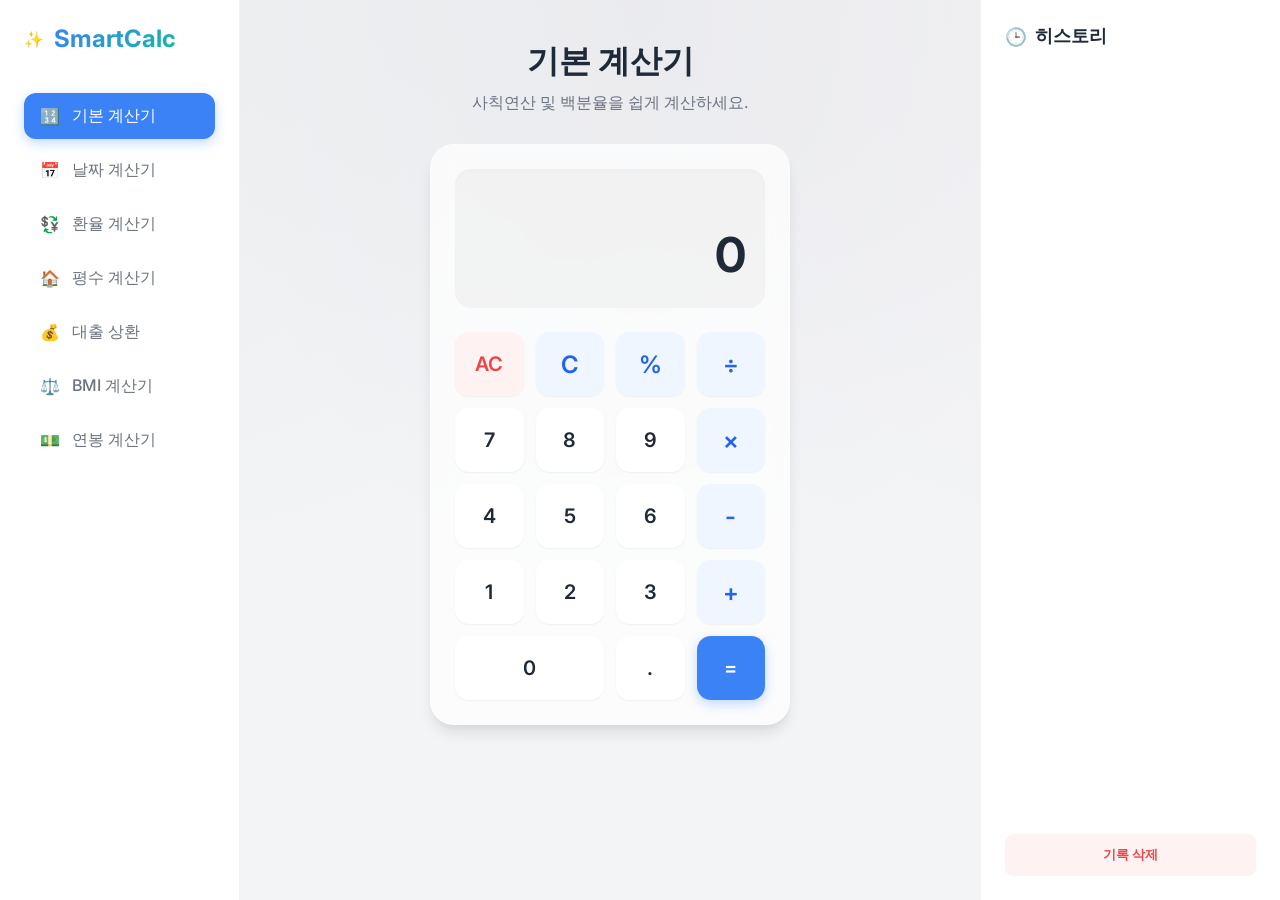
<file: index.html>
<!DOCTYPE html>
<html lang="ko">
<head>
  <meta charset="UTF-8">
  <meta name="viewport" content="width=device-width, initial-scale=1.0">
  <title>SmartCalc - 다기능 스마트 계산기</title>
  <link rel="stylesheet" href="style.css">
  <!-- Google Fonts -->
  <link href="https://fonts.googleapis.com/css2?family=Inter:wght@400;500;600;700&family=Pretendard:wght@400;500;600;700&display=swap" rel="stylesheet">
</head>
<body>
  <div class="app-container">
    <!-- 사이드바 / 네비게이션 -->
    <nav class="sidebar">
      <div class="logo">
        <span class="icon">✨</span>
        <h1>SmartCalc</h1>
      </div>
      <ul class="nav-links">
        <li class="active" data-target="calc-basic"><span class="icon">🔢</span> 기본 계산기</li>
        <li data-target="calc-date"><span class="icon">📅</span> 날짜 계산기</li>
        <li data-target="calc-exchange"><span class="icon">💱</span> 환율 계산기</li>
        <li data-target="calc-area"><span class="icon">🏠</span> 평수 계산기</li>
        <li data-target="calc-loan"><span class="icon">💰</span> 대출 상환</li>
        <li data-target="calc-bmi"><span class="icon">⚖️</span> BMI 계산기</li>
        <li data-target="calc-salary"><span class="icon">💵</span> 연봉 계산기</li>
      </ul>
    </nav>

    <!-- 메인 컨텐츠 영역 -->
    <main class="main-content">
      <!-- 1. 기본 계산기 -->
      <section id="calc-basic" class="calc-section active">
        <header>
          <h2>기본 계산기</h2>
          <p>사칙연산 및 백분율을 쉽게 계산하세요.</p>
        </header>
        <div class="calc-card glassmorphism">
          <div class="display">
            <div class="history-display" id="basic-history-display"></div>
            <div class="main-display" id="basic-display">0</div>
          </div>
          <div class="keypad">
            <button class="btn clear" onclick="basicCalc.clearAll()">AC</button>
            <button class="btn operator" onclick="basicCalc.deleteLast()">C</button>
            <button class="btn operator" onclick="basicCalc.appendOperator('%')">%</button>
            <button class="btn operator" onclick="basicCalc.appendOperator('/')">÷</button>

            <button class="btn number" onclick="basicCalc.appendNumber('7')">7</button>
            <button class="btn number" onclick="basicCalc.appendNumber('8')">8</button>
            <button class="btn number" onclick="basicCalc.appendNumber('9')">9</button>
            <button class="btn operator" onclick="basicCalc.appendOperator('*')">×</button>

            <button class="btn number" onclick="basicCalc.appendNumber('4')">4</button>
            <button class="btn number" onclick="basicCalc.appendNumber('5')">5</button>
            <button class="btn number" onclick="basicCalc.appendNumber('6')">6</button>
            <button class="btn operator" onclick="basicCalc.appendOperator('-')">-</button>

            <button class="btn number" onclick="basicCalc.appendNumber('1')">1</button>
            <button class="btn number" onclick="basicCalc.appendNumber('2')">2</button>
            <button class="btn number" onclick="basicCalc.appendNumber('3')">3</button>
            <button class="btn operator" onclick="basicCalc.appendOperator('+')">+</button>

            <button class="btn number span-2" onclick="basicCalc.appendNumber('0')">0</button>
            <button class="btn number" onclick="basicCalc.appendNumber('.')">.</button>
            <button class="btn equal primary" onclick="basicCalc.calculate()">=</button>
          </div>
        </div>
      </section>

      <!-- 2. 날짜 계산기 -->
      <section id="calc-date" class="calc-section">
        <header>
          <h2>날짜 계산기</h2>
          <p>D-day 및 기념일을 관리하세요.</p>
        </header>
        <div class="calc-card glassmorphism form-card">
          <div class="tabs">
            <button class="tab-btn active" onclick="dateCalc.switchTab('dday')">D-day 계산</button>
            <button class="tab-btn" onclick="dateCalc.switchTab('diff')">날짜 차이</button>
          </div>
          
          <div id="date-dday-tab" class="tab-content active">
            <div class="input-group">
              <label>기준일</label>
              <input type="date" id="date-base" onchange="dateCalc.calcDday()">
            </div>
            <div class="input-group">
              <label>계산할 일수 (+/-)</label>
              <input type="number" id="date-days" placeholder="예: 100" oninput="dateCalc.calcDday()">
            </div>
            <div class="result-box mt-4" id="date-dday-result" style="display: none;">
              <div class="result-title">계산된 날짜</div>
              <div class="result-value" id="date-dday-value" style="font-size: 1.8rem;">-</div>
            </div>
          </div>
          
          <div id="date-diff-tab" class="tab-content" style="display: none;">
            <div class="input-group">
              <label>시작일</label>
              <input type="date" id="date-start" onchange="dateCalc.calcDiff()">
            </div>
            <div class="input-group">
              <label>종료일</label>
              <input type="date" id="date-end" onchange="dateCalc.calcDiff()">
            </div>
            <div class="result-box mt-4" id="date-diff-result" style="display: none;">
              <div class="result-title">두 날짜의 차이</div>
              <div class="result-value" id="date-diff-value">-</div>
            </div>
          </div>
        </div>
      </section>

      <!-- 3. 환율 계산기 -->
      <section id="calc-exchange" class="calc-section">
        <header>
          <h2>환율 계산기</h2>
          <p>실시간 환율 변환 정보를 제공합니다.</p>
        </header>
        <div class="calc-card glassmorphism form-card">
          <div class="quick-btns mb-4">
            <button class="btn-quick" onclick="exchangeCalc.setFrom('KRW')">🇰🇷 한국 원</button>
            <button class="btn-quick" onclick="exchangeCalc.setFrom('USD')">🇺🇸 미국 달러</button>
            <button class="btn-quick" onclick="exchangeCalc.setFrom('JPY')">🇯🇵 일본 엔</button>
            <button class="btn-quick" onclick="exchangeCalc.setFrom('EUR')">🇪🇺 유로</button>
          </div>
          <div class="input-group">
            <label>금액 및 통화 (From)</label>
            <div style="display: flex; gap: 8px;">
              <input type="number" id="exchange-amount" placeholder="금액 입력" value="1000" oninput="exchangeCalc.calculate()">
              <select id="exchange-from" onchange="exchangeCalc.calculate()" style="width: 100px; padding: 16px; border-radius: 12px; border: 1px solid #E5E7EB;">
                <option value="KRW">KRW</option>
                <option value="USD">USD</option>
                <option value="JPY">JPY</option>
                <option value="EUR">EUR</option>
                <option value="CNY">CNY</option>
              </select>
            </div>
          </div>
          <div class="icon-swap">⬇</div>
          <div class="input-group">
            <label>변환된 통화 (To)</label>
            <div style="display: flex; gap: 8px;">
              <input type="text" id="exchange-result" placeholder="결과" readonly style="background: var(--btn-operator-bg); font-weight: bold; color: var(--primary);">
              <select id="exchange-to" onchange="exchangeCalc.calculate()" style="width: 100px; padding: 16px; border-radius: 12px; border: 1px solid #E5E7EB;">
                <option value="USD" selected>USD</option>
                <option value="KRW">KRW</option>
                <option value="JPY">JPY</option>
                <option value="EUR">EUR</option>
                <option value="CNY">CNY</option>
              </select>
            </div>
          </div>
          <div id="exchange-info" style="font-size: 0.85rem; color: var(--text-muted); text-align: center; margin-top: 12px;">환율 정보를 불러오는 중...</div>
        </div>
      </section>

      <!-- 4. 부동산 평수 계산기 -->
      <section id="calc-area" class="calc-section">
        <header>
          <h2>부동산 평수 계산기</h2>
          <p>제곱미터(㎡)와 평(坪)을 상호 변환합니다.</p>
        </header>
        <div class="calc-card glassmorphism form-card">
          <div class="quick-btns mb-4">
            <button class="btn-quick" onclick="areaCalc.setArea(59)">🏠 59㎡ (18평)</button>
            <button class="btn-quick" onclick="areaCalc.setArea(84)">🏢 84㎡ (25평)</button>
            <button class="btn-quick" onclick="areaCalc.setArea(114)">🏰 114㎡ (34평)</button>
          </div>
          <div class="input-group">
            <label>제곱미터 (㎡)</label>
            <input type="number" id="area-sqm" placeholder="0" oninput="areaCalc.convertToPyeong()">
          </div>
          <div class="icon-swap">↔</div>
          <div class="input-group">
            <label>평 (坪)</label>
            <input type="number" id="area-pyeong" placeholder="0" oninput="areaCalc.convertToSqm()">
          </div>
          <button class="btn primary w-100 mt-4" onclick="areaCalc.clear()">초기화</button>
        </div>
      </section>

      <!-- 5. 이자 및 대출 상환 계산기 -->
      <section id="calc-loan" class="calc-section">
        <header>
          <h2>이자 및 대출 상환 계산기</h2>
          <p>원리금/원금 균등 상환액을 확인하세요.</p>
        </header>
        <div class="calc-card glassmorphism form-card">
          <div class="input-group">
            <label>대출 금액 (원)</label>
            <input type="number" id="loan-amount" placeholder="예: 100000000">
          </div>
          <div style="display: flex; gap: 12px;">
            <div class="input-group" style="flex: 1;">
              <label>연 이자율 (%)</label>
              <input type="number" id="loan-rate" placeholder="예: 4.5" step="0.1">
            </div>
            <div class="input-group" style="flex: 1;">
              <label>대출 기간 (개월)</label>
              <input type="number" id="loan-months" placeholder="예: 120">
            </div>
          </div>
          <div class="input-group">
            <label>상환 방식</label>
            <select id="loan-type" style="width: 100%; padding: 16px; border-radius: 12px; border: 1px solid #E5E7EB;">
              <option value="equal_pmt">원리금균등상환</option>
              <option value="equal_prn">원금균등상환</option>
              <option value="bullet">만기일시상환</option>
            </select>
          </div>
          <button class="btn primary w-100 mt-4" onclick="loanCalc.calculate()">계산하기</button>
          
          <div class="result-box mt-4" id="loan-result-box" style="display: none;">
            <div class="result-title">1회차 상환예상금액</div>
            <div class="result-value" id="loan-monthly-payment" style="font-size: 2rem;">0원</div>
            <div class="result-desc" id="loan-total-interest" style="font-size: 0.9rem; font-weight: normal; margin-top: 8px;">총 이자: 0원</div>
          </div>
          <div id="loan-table-container" style="display: none; margin-top: 20px; border-radius: 8px; border: 1px solid #E5E7EB; background: white; overflow: hidden;">
            <table class="data-table">
              <thead>
                <tr>
                  <th>회차</th>
                  <th>상환금액</th>
                  <th>납입원금</th>
                  <th>이자</th>
                  <th>잔금</th>
                </tr>
              </thead>
              <tbody id="loan-table-body">
              </tbody>
            </table>
          </div>
        </div>
      </section>

      <!-- 6. BMI 계산기 -->
      <section id="calc-bmi" class="calc-section">
        <header>
          <h2>BMI 계산기</h2>
          <p>신장과 체중을 통해 체질량지수를 계산합니다.</p>
        </header>
        <div class="calc-card glassmorphism form-card">
          <div class="input-group">
            <label>신장 (cm)</label>
            <input type="number" id="bmi-height" placeholder="예: 175">
          </div>
          <div class="input-group">
            <label>체중 (kg)</label>
            <input type="number" id="bmi-weight" placeholder="예: 70">
          </div>
          <button class="btn primary w-100 mt-4" onclick="bmiCalc.calculate()">계산하기</button>
          
          <div class="result-box mt-4" id="bmi-result-box" style="display: none;">
            <div class="result-title">나의 BMI 지수</div>
            <div class="result-value" id="bmi-value">22.9</div>
            <div class="result-desc" id="bmi-status">정상체중</div>
          </div>
        </div>
      </section>

      <!-- 7. 연봉 및 실수령액 계산기 -->
      <section id="calc-salary" class="calc-section">
        <header>
          <h2>연봉 및 실수령액 계산기</h2>
          <p>예상 월 실수령액을 빠르게 확인하세요.</p>
        </header>
        <div class="calc-card glassmorphism form-card">
          <div class="input-group">
            <label>연봉 (원)</label>
            <input type="number" id="salary-amount" placeholder="예: 50000000">
          </div>
          <div class="input-group">
            <label>비과세액 (원/월)</label>
            <input type="number" id="salary-nontax" placeholder="예: 200000" value="200000">
          </div>
          <button class="btn primary w-100 mt-4" onclick="salaryCalc.calculate()">계산하기</button>
          
          <div class="result-box mt-4" id="salary-result-box" style="display: none;">
            <div class="result-title">예상 월 실수령액</div>
            <div class="result-value" id="salary-monthly-net" style="font-size: 2rem;">0원</div>
            <div style="font-size: 0.85rem; color: var(--text-muted); text-align: left; margin-top: 12px; background: rgba(255,255,255,0.5); padding: 12px; border-radius: 8px;">
              <div>국민연금: <span id="salary-pension" style="float: right;">0원</span></div>
              <div>건강보험: <span id="salary-health" style="float: right;">0원</span></div>
              <div>고용보험: <span id="salary-employment" style="float: right;">0원</span></div>
              <div>소득세: <span id="salary-tax" style="float: right;">0원</span></div>
            </div>
          </div>
        </div>
      </section>
      
    </main>
    
    <!-- 우측 패널 (히스토리) -->
    <aside class="history-panel">
      <h3><span class="icon">🕒</span> 히스토리</h3>
      <div id="history-list" class="history-list">
        <!-- 최근 기록들이 동적으로 추가됩니다 -->
      </div>
      <button class="btn-clear-history" onclick="historyManager.clearHistory()">기록 삭제</button>
    </aside>
  </div>
  <script src="app.js"></script>
</body>
</html>
</file>
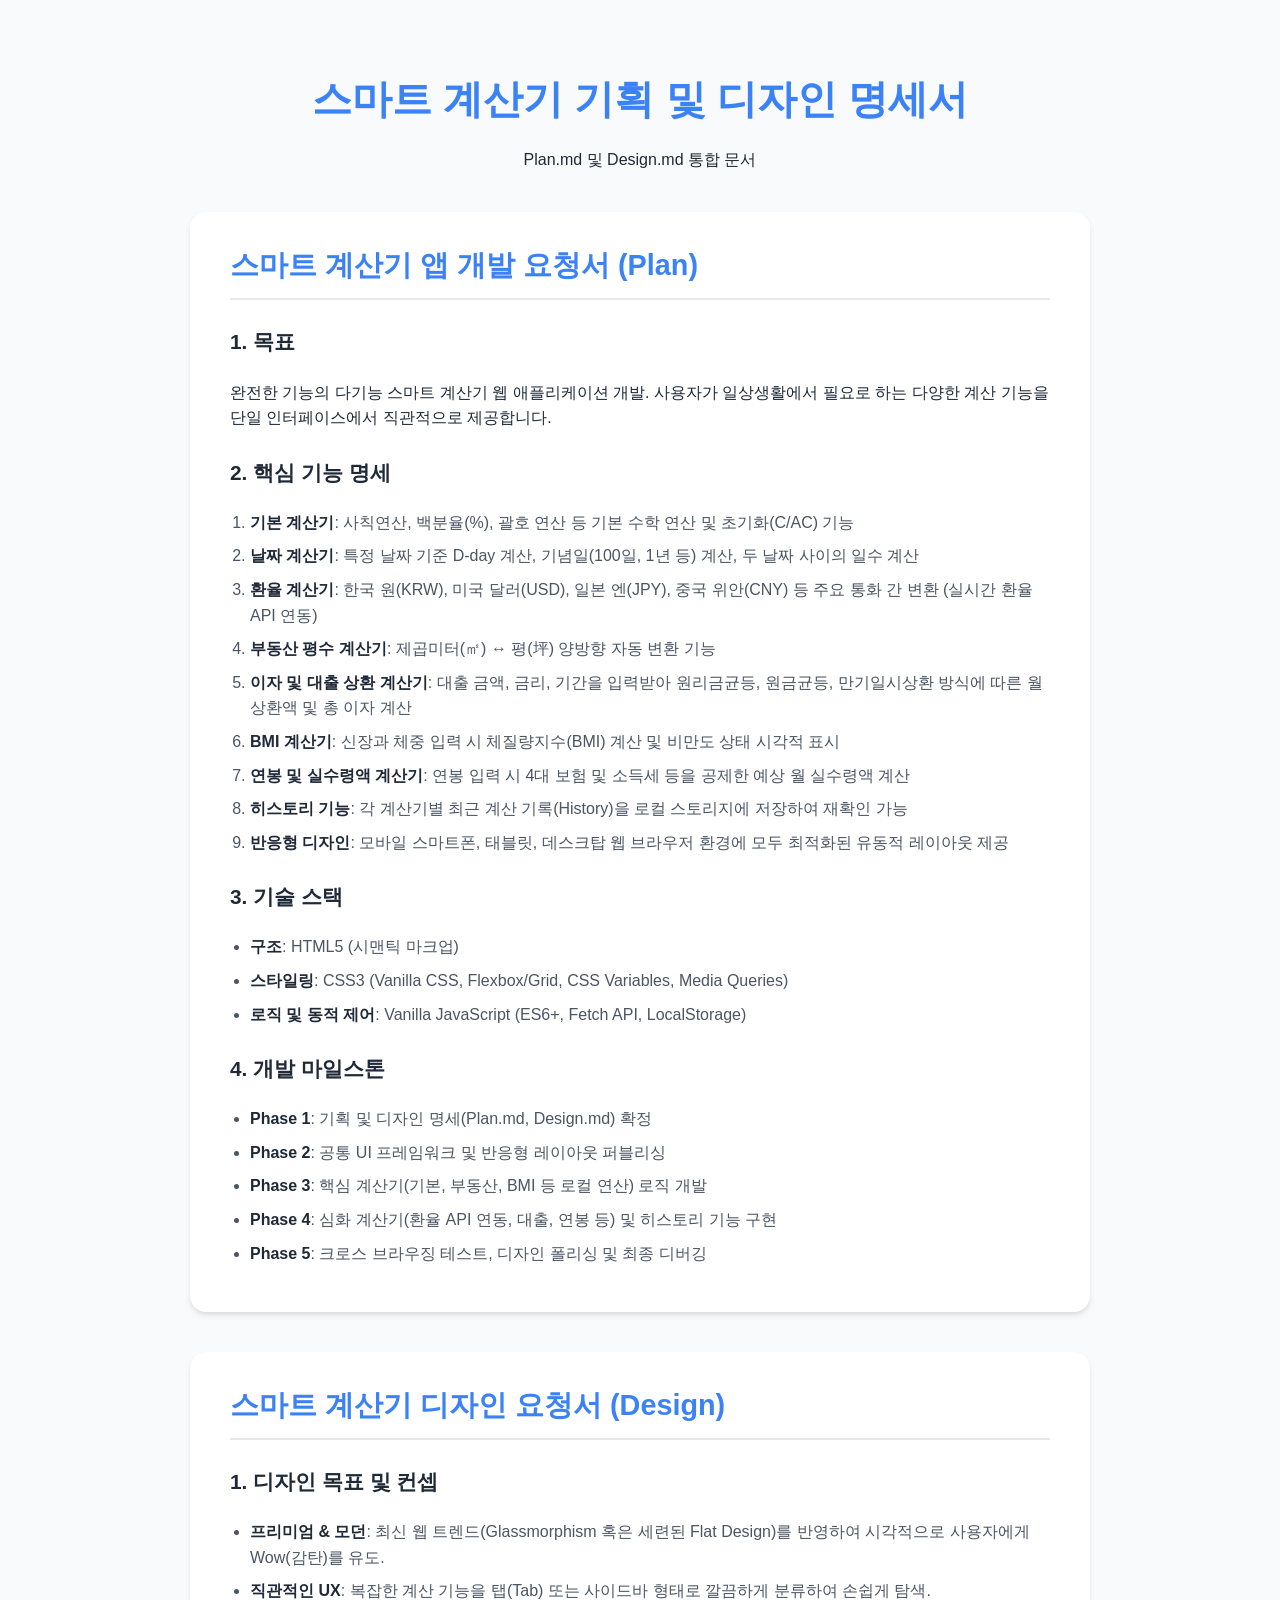
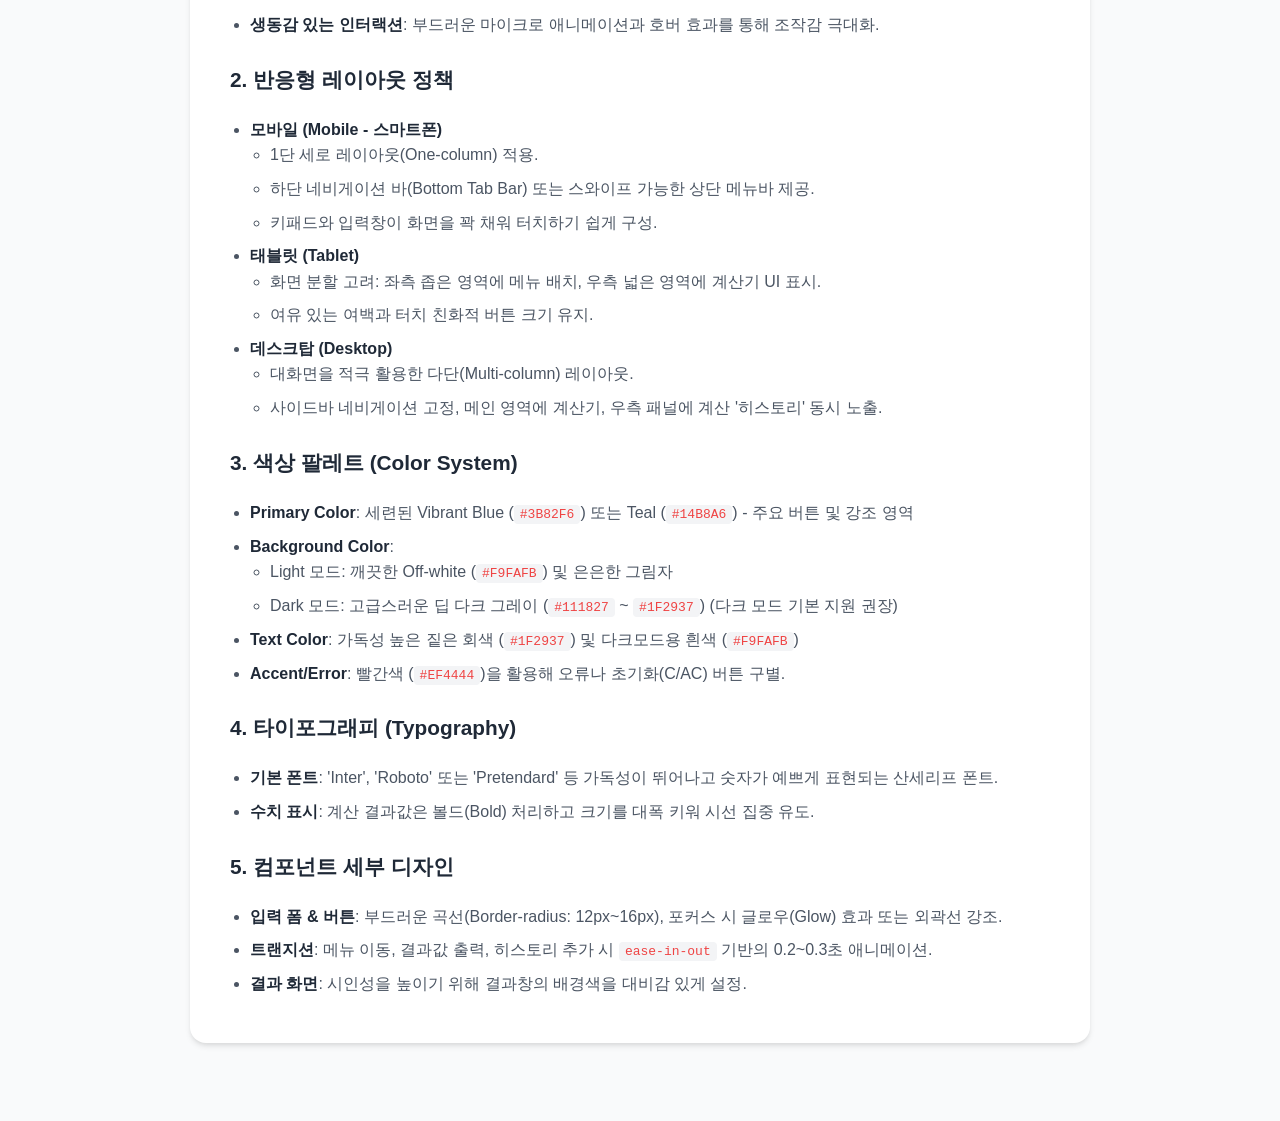
<file: PRD.html>
<!DOCTYPE html>
<html lang="ko">
<head>
  <meta charset="UTF-8">
  <meta name="viewport" content="width=device-width, initial-scale=1.0">
  <title>스마트 계산기 기획 및 디자인 명세서 (PRD)</title>
  <style>
    :root {
      --primary: #3B82F6;
      --bg-color: #F9FAFB;
      --text-main: #1F2937;
      --text-muted: #4B5563;
      --border-color: #E5E7EB;
      --card-bg: #FFFFFF;
    }
    body {
      font-family: 'Pretendard', 'Inter', -apple-system, BlinkMacSystemFont, "Segoe UI", Roboto, sans-serif;
      background-color: var(--bg-color);
      color: var(--text-main);
      line-height: 1.6;
      margin: 0;
      padding: 40px 20px;
    }
    .container {
      max-width: 900px;
      margin: 0 auto;
    }
    header {
      text-align: center;
      margin-bottom: 40px;
    }
    h1 {
      font-size: 2.5rem;
      color: var(--primary);
      margin-bottom: 10px;
    }
    .card {
      background: var(--card-bg);
      border-radius: 16px;
      padding: 30px 40px;
      margin-bottom: 40px;
      box-shadow: 0 4px 6px -1px rgba(0, 0, 0, 0.1), 0 2px 4px -1px rgba(0, 0, 0, 0.06);
    }
    h2 {
      font-size: 1.8rem;
      border-bottom: 2px solid var(--border-color);
      padding-bottom: 10px;
      margin-top: 0;
      color: var(--primary);
    }
    h3 {
      font-size: 1.3rem;
      margin-top: 25px;
      color: var(--text-main);
    }
    ul, ol {
      padding-left: 20px;
      color: var(--text-muted);
    }
    li {
      margin-bottom: 8px;
    }
    li strong {
      color: var(--text-main);
    }
    code {
      background-color: #F3F4F6;
      padding: 2px 6px;
      border-radius: 4px;
      font-family: monospace;
      color: #EF4444;
    }
    @media (max-width: 768px) {
      .card {
        padding: 20px;
      }
      h1 {
        font-size: 2rem;
      }
    }
  </style>
</head>
<body>
  <div class="container">
    <header>
      <h1>스마트 계산기 기획 및 디자인 명세서</h1>
      <p>Plan.md 및 Design.md 통합 문서</p>
    </header>

    <div class="card" id="plan">
      <h2>스마트 계산기 앱 개발 요청서 (Plan)</h2>
      
      <h3>1. 목표</h3>
      <p>완전한 기능의 다기능 스마트 계산기 웹 애플리케이션 개발. 사용자가 일상생활에서 필요로 하는 다양한 계산 기능을 단일 인터페이스에서 직관적으로 제공합니다.</p>

      <h3>2. 핵심 기능 명세</h3>
      <ol>
        <li><strong>기본 계산기</strong>: 사칙연산, 백분율(%), 괄호 연산 등 기본 수학 연산 및 초기화(C/AC) 기능</li>
        <li><strong>날짜 계산기</strong>: 특정 날짜 기준 D-day 계산, 기념일(100일, 1년 등) 계산, 두 날짜 사이의 일수 계산</li>
        <li><strong>환율 계산기</strong>: 한국 원(KRW), 미국 달러(USD), 일본 엔(JPY), 중국 위안(CNY) 등 주요 통화 간 변환 (실시간 환율 API 연동)</li>
        <li><strong>부동산 평수 계산기</strong>: 제곱미터(㎡) ↔ 평(坪) 양방향 자동 변환 기능</li>
        <li><strong>이자 및 대출 상환 계산기</strong>: 대출 금액, 금리, 기간을 입력받아 원리금균등, 원금균등, 만기일시상환 방식에 따른 월 상환액 및 총 이자 계산</li>
        <li><strong>BMI 계산기</strong>: 신장과 체중 입력 시 체질량지수(BMI) 계산 및 비만도 상태 시각적 표시</li>
        <li><strong>연봉 및 실수령액 계산기</strong>: 연봉 입력 시 4대 보험 및 소득세 등을 공제한 예상 월 실수령액 계산</li>
        <li><strong>히스토리 기능</strong>: 각 계산기별 최근 계산 기록(History)을 로컬 스토리지에 저장하여 재확인 가능</li>
        <li><strong>반응형 디자인</strong>: 모바일 스마트폰, 태블릿, 데스크탑 웹 브라우저 환경에 모두 최적화된 유동적 레이아웃 제공</li>
      </ol>

      <h3>3. 기술 스택</h3>
      <ul>
        <li><strong>구조</strong>: HTML5 (시맨틱 마크업)</li>
        <li><strong>스타일링</strong>: CSS3 (Vanilla CSS, Flexbox/Grid, CSS Variables, Media Queries)</li>
        <li><strong>로직 및 동적 제어</strong>: Vanilla JavaScript (ES6+, Fetch API, LocalStorage)</li>
      </ul>

      <h3>4. 개발 마일스톤</h3>
      <ul>
        <li><strong>Phase 1</strong>: 기획 및 디자인 명세(Plan.md, Design.md) 확정</li>
        <li><strong>Phase 2</strong>: 공통 UI 프레임워크 및 반응형 레이아웃 퍼블리싱</li>
        <li><strong>Phase 3</strong>: 핵심 계산기(기본, 부동산, BMI 등 로컬 연산) 로직 개발</li>
        <li><strong>Phase 4</strong>: 심화 계산기(환율 API 연동, 대출, 연봉 등) 및 히스토리 기능 구현</li>
        <li><strong>Phase 5</strong>: 크로스 브라우징 테스트, 디자인 폴리싱 및 최종 디버깅</li>
      </ul>
    </div>

    <div class="card" id="design">
      <h2>스마트 계산기 디자인 요청서 (Design)</h2>
      
      <h3>1. 디자인 목표 및 컨셉</h3>
      <ul>
        <li><strong>프리미엄 & 모던</strong>: 최신 웹 트렌드(Glassmorphism 혹은 세련된 Flat Design)를 반영하여 시각적으로 사용자에게 Wow(감탄)를 유도.</li>
        <li><strong>직관적인 UX</strong>: 복잡한 계산 기능을 탭(Tab) 또는 사이드바 형태로 깔끔하게 분류하여 손쉽게 탐색.</li>
        <li><strong>생동감 있는 인터랙션</strong>: 부드러운 마이크로 애니메이션과 호버 효과를 통해 조작감 극대화.</li>
      </ul>

      <h3>2. 반응형 레이아웃 정책</h3>
      <ul>
        <li><strong>모바일 (Mobile - 스마트폰)</strong>
          <ul>
            <li>1단 세로 레이아웃(One-column) 적용.</li>
            <li>하단 네비게이션 바(Bottom Tab Bar) 또는 스와이프 가능한 상단 메뉴바 제공.</li>
            <li>키패드와 입력창이 화면을 꽉 채워 터치하기 쉽게 구성.</li>
          </ul>
        </li>
        <li><strong>태블릿 (Tablet)</strong>
          <ul>
            <li>화면 분할 고려: 좌측 좁은 영역에 메뉴 배치, 우측 넓은 영역에 계산기 UI 표시.</li>
            <li>여유 있는 여백과 터치 친화적 버튼 크기 유지.</li>
          </ul>
        </li>
        <li><strong>데스크탑 (Desktop)</strong>
          <ul>
            <li>대화면을 적극 활용한 다단(Multi-column) 레이아웃.</li>
            <li>사이드바 네비게이션 고정, 메인 영역에 계산기, 우측 패널에 계산 '히스토리' 동시 노출.</li>
          </ul>
        </li>
      </ul>

      <h3>3. 색상 팔레트 (Color System)</h3>
      <ul>
        <li><strong>Primary Color</strong>: 세련된 Vibrant Blue (<code>#3B82F6</code>) 또는 Teal (<code>#14B8A6</code>) - 주요 버튼 및 강조 영역</li>
        <li><strong>Background Color</strong>: 
          <ul>
            <li>Light 모드: 깨끗한 Off-white (<code>#F9FAFB</code>) 및 은은한 그림자</li>
            <li>Dark 모드: 고급스러운 딥 다크 그레이 (<code>#111827</code> ~ <code>#1F2937</code>) (다크 모드 기본 지원 권장)</li>
          </ul>
        </li>
        <li><strong>Text Color</strong>: 가독성 높은 짙은 회색 (<code>#1F2937</code>) 및 다크모드용 흰색 (<code>#F9FAFB</code>)</li>
        <li><strong>Accent/Error</strong>: 빨간색 (<code>#EF4444</code>)을 활용해 오류나 초기화(C/AC) 버튼 구별.</li>
      </ul>

      <h3>4. 타이포그래피 (Typography)</h3>
      <ul>
        <li><strong>기본 폰트</strong>: 'Inter', 'Roboto' 또는 'Pretendard' 등 가독성이 뛰어나고 숫자가 예쁘게 표현되는 산세리프 폰트.</li>
        <li><strong>수치 표시</strong>: 계산 결과값은 볼드(Bold) 처리하고 크기를 대폭 키워 시선 집중 유도.</li>
      </ul>

      <h3>5. 컴포넌트 세부 디자인</h3>
      <ul>
        <li><strong>입력 폼 & 버튼</strong>: 부드러운 곡선(Border-radius: 12px~16px), 포커스 시 글로우(Glow) 효과 또는 외곽선 강조.</li>
        <li><strong>트랜지션</strong>: 메뉴 이동, 결과값 출력, 히스토리 추가 시 <code>ease-in-out</code> 기반의 0.2~0.3초 애니메이션.</li>
        <li><strong>결과 화면</strong>: 시인성을 높이기 위해 결과창의 배경색을 대비감 있게 설정.</li>
      </ul>
    </div>
  </div>
</body>
</html>
</file>
<file: style.css>
:root {
  /* Colors */
  --primary: #3B82F6;
  --primary-hover: #2563EB;
  --bg-main: #F3F4F6;
  --sidebar-bg: #FFFFFF;
  --glass-bg: rgba(255, 255, 255, 0.7);
  --glass-border: rgba(255, 255, 255, 0.4);
  --text-main: #1F2937;
  --text-muted: #6B7280;
  --btn-bg: #FFFFFF;
  --btn-hover: #F9FAFB;
  --btn-operator-bg: #EFF6FF;
  --btn-operator-text: #2563EB;
  --btn-clear-bg: #FEF2F2;
  --btn-clear-text: #EF4444;
  
  /* Shadow & Radius */
  --shadow-sm: 0 1px 2px 0 rgba(0, 0, 0, 0.05);
  --shadow-md: 0 4px 6px -1px rgba(0, 0, 0, 0.1), 0 2px 4px -1px rgba(0, 0, 0, 0.06);
  --shadow-lg: 0 10px 15px -3px rgba(0, 0, 0, 0.1), 0 4px 6px -2px rgba(0, 0, 0, 0.05);
  --radius-lg: 16px;
  --radius-xl: 24px;
}

* {
  box-sizing: border-box;
  margin: 0;
  padding: 0;
}

body {
  font-family: 'Pretendard', 'Inter', sans-serif;
  background: var(--bg-main);
  background-image: radial-gradient(at 0% 0%, hsla(253,16%,7%,0.03) 0, transparent 50%), radial-gradient(at 50% 0%, hsla(225,39%,30%,0.03) 0, transparent 50%), radial-gradient(at 100% 0%, hsla(339,49%,30%,0.03) 0, transparent 50%);
  color: var(--text-main);
  height: 100vh;
  overflow: hidden;
}

.app-container {
  display: grid;
  grid-template-columns: 240px 1fr 300px;
  height: 100vh;
}

/* Sidebar */
.sidebar {
  background: var(--sidebar-bg);
  padding: 24px;
  border-right: 1px solid rgba(0, 0, 0, 0.05);
  display: flex;
  flex-direction: column;
  z-index: 10;
}

.logo {
  display: flex;
  align-items: center;
  gap: 10px;
  margin-bottom: 40px;
}

.logo h1 {
  font-size: 1.5rem;
  font-weight: 700;
  color: var(--primary);
  background: linear-gradient(135deg, #3B82F6, #14B8A6);
  -webkit-background-clip: text;
  -webkit-text-fill-color: transparent;
}

.nav-links {
  list-style: none;
  display: flex;
  flex-direction: column;
  gap: 8px;
}

.nav-links li {
  padding: 12px 16px;
  border-radius: 12px;
  cursor: pointer;
  display: flex;
  align-items: center;
  gap: 12px;
  font-weight: 500;
  color: var(--text-muted);
  transition: all 0.2s ease;
}

.nav-links li:hover {
  background: #F3F4F6;
  color: var(--text-main);
}

.nav-links li.active {
  background: var(--primary);
  color: white;
  box-shadow: 0 4px 12px rgba(59, 130, 246, 0.3);
}

/* Main Content */
.main-content {
  padding: 40px;
  overflow-y: auto;
  position: relative;
}

.calc-section {
  display: none;
  animation: fadeIn 0.3s ease-in-out;
  max-width: 600px;
  margin: 0 auto;
}

.calc-section.active {
  display: block;
}

.calc-section header {
  text-align: center;
  margin-bottom: 30px;
}

.calc-section h2 {
  font-size: 2rem;
  margin-bottom: 8px;
  font-weight: 700;
}

.calc-section p {
  color: var(--text-muted);
}

/* Glassmorphism Cards */
.glassmorphism {
  background: var(--glass-bg);
  backdrop-filter: blur(12px);
  -webkit-backdrop-filter: blur(12px);
  border: 1px solid var(--glass-border);
  border-radius: var(--radius-xl);
  box-shadow: var(--shadow-lg);
  padding: 24px;
}

.placeholder-card {
  height: 300px;
  display: flex;
  align-items: center;
  justify-content: center;
  color: var(--text-muted);
  font-size: 1.2rem;
}

/* Basic Calculator UI */
.calc-card {
  max-width: 360px;
  margin: 0 auto;
}

.display {
  background: rgba(0, 0, 0, 0.03);
  border-radius: var(--radius-lg);
  padding: 24px 20px;
  text-align: right;
  margin-bottom: 24px;
  min-height: 120px;
  display: flex;
  flex-direction: column;
  justify-content: flex-end;
  box-shadow: inset 0 2px 4px rgba(0,0,0,0.02);
}

.history-display {
  font-size: 1rem;
  color: var(--text-muted);
  min-height: 1.5rem;
  margin-bottom: 8px;
}

.main-display {
  font-size: 3rem;
  font-weight: 700;
  color: var(--text-main);
  letter-spacing: -1px;
  overflow-x: auto;
}

.keypad {
  display: grid;
  grid-template-columns: repeat(4, 1fr);
  gap: 12px;
}

.btn {
  border: none;
  background: var(--btn-bg);
  border-radius: 14px;
  font-size: 1.25rem;
  font-weight: 600;
  color: var(--text-main);
  cursor: pointer;
  height: 64px;
  box-shadow: var(--shadow-sm);
  transition: transform 0.1s, box-shadow 0.1s, background 0.2s;
  font-family: inherit;
}

.btn:active {
  transform: scale(0.95);
  box-shadow: none;
}

.btn.number:hover {
  background: var(--btn-hover);
}

.btn.operator {
  background: var(--btn-operator-bg);
  color: var(--btn-operator-text);
  font-size: 1.5rem;
}

.btn.clear {
  background: var(--btn-clear-bg);
  color: var(--btn-clear-text);
}

.btn.primary {
  background: var(--primary);
  color: white;
  box-shadow: 0 4px 12px rgba(59, 130, 246, 0.3);
}

.btn.primary:hover {
  background: var(--primary-hover);
}

.span-2 {
  grid-column: span 2;
}

/* History Panel */
.history-panel {
  background: var(--sidebar-bg);
  padding: 24px;
  border-left: 1px solid rgba(0, 0, 0, 0.05);
  display: flex;
  flex-direction: column;
}

.history-panel h3 {
  margin-bottom: 20px;
  font-size: 1.1rem;
  display: flex;
  align-items: center;
  gap: 8px;
}

.history-list {
  flex: 1;
  overflow-y: auto;
  display: flex;
  flex-direction: column;
  gap: 12px;
}

.history-item {
  padding: 12px;
  background: #F9FAFB;
  border-radius: 8px;
  font-size: 0.9rem;
  border: 1px solid #E5E7EB;
}

.history-item .expr {
  color: var(--text-muted);
  margin-bottom: 4px;
}

.history-item .result {
  font-weight: 600;
  font-size: 1.1rem;
  color: var(--text-main);
}

.btn-clear-history {
  margin-top: 16px;
  padding: 12px;
  border: none;
  background: var(--btn-clear-bg);
  color: var(--btn-clear-text);
  border-radius: 8px;
  font-weight: 600;
  cursor: pointer;
  transition: all 0.2s;
}

.btn-clear-history:hover {
  background: #FEE2E2;
}

/* Forms & Utility */
.form-card {
  max-width: 400px;
  margin: 0 auto;
}

.input-group {
  margin-bottom: 16px;
  text-align: left;
}

.input-group label {
  display: block;
  margin-bottom: 8px;
  font-weight: 500;
  color: var(--text-muted);
}

.input-group input {
  width: 100%;
  padding: 16px;
  border-radius: 12px;
  border: 1px solid #E5E7EB;
  font-size: 1.1rem;
  font-family: inherit;
  background: rgba(255, 255, 255, 0.8);
  transition: all 0.2s;
}

.input-group input:focus {
  outline: none;
  border-color: var(--primary);
  box-shadow: 0 0 0 3px rgba(59, 130, 246, 0.1);
}

.icon-swap {
  text-align: center;
  font-size: 1.5rem;
  color: var(--text-muted);
  margin: 8px 0;
}

.w-100 { width: 100%; }
.mt-4 { margin-top: 16px; }

.result-box {
  background: var(--btn-operator-bg);
  padding: 20px;
  border-radius: 12px;
  text-align: center;
  border: 1px solid rgba(59, 130, 246, 0.2);
}

.result-title {
  font-size: 0.9rem;
  color: var(--text-muted);
}

.result-value {
  font-size: 2.5rem;
  font-weight: 700;
  color: var(--primary);
  margin: 8px 0;
}

.result-desc {
  font-size: 1.1rem;
  font-weight: 600;
  color: var(--text-main);
}

/* Quick Buttons & Tables */
.mb-4 { margin-bottom: 16px; }

.quick-btns {
  display: flex;
  gap: 8px;
  flex-wrap: wrap;
}

.btn-quick {
  padding: 8px 16px;
  background: rgba(255, 255, 255, 0.6);
  border: 1px solid rgba(255, 255, 255, 0.8);
  border-radius: 30px;
  font-size: 0.95rem;
  font-weight: 600;
  color: var(--text-main);
  cursor: pointer;
  transition: all 0.2s cubic-bezier(0.4, 0, 0.2, 1);
  white-space: nowrap;
  font-family: inherit;
  box-shadow: 0 2px 4px rgba(0, 0, 0, 0.05);
  backdrop-filter: blur(8px);
  -webkit-backdrop-filter: blur(8px);
}

.btn-quick:hover {
  background: var(--primary);
  color: white;
  border-color: var(--primary);
  transform: translateY(-2px);
  box-shadow: 0 4px 12px rgba(59, 130, 246, 0.3);
}

.data-table {
  width: 100%;
  border-collapse: collapse;
  font-size: 0.85rem;
  background: white;
}

.data-table th, .data-table td {
  padding: 10px;
  text-align: right;
  border-bottom: 1px solid #E5E7EB;
}

.data-table th {
  background: #F9FAFB;
  font-weight: 600;
  color: var(--text-muted);
  text-align: center;
  position: sticky;
  top: 0;
}

.data-table td:first-child {
  text-align: center;
  font-weight: bold;
}

/* Tabs within Forms */
.tabs {
  display: flex;
  background: rgba(0,0,0,0.05);
  border-radius: 12px;
  padding: 4px;
  margin-bottom: 20px;
}
.tab-btn {
  flex: 1;
  padding: 10px;
  border: none;
  background: transparent;
  border-radius: 8px;
  font-weight: 600;
  color: var(--text-muted);
  cursor: pointer;
  transition: all 0.2s;
}
.tab-btn.active {
  background: var(--btn-bg);
  color: var(--primary);
  box-shadow: var(--shadow-sm);
}

/* Animations */
@keyframes fadeIn {
  from { opacity: 0; transform: translateY(10px); }
  to { opacity: 1; transform: translateY(0); }
}

/* Responsive */
@media (max-width: 1024px) {
  .app-container {
    grid-template-columns: 200px 1fr;
  }
  .history-panel {
    display: none; /* 태블릿 이하는 히스토리 패널 숨김 또는 오버레이 고려 */
  }
}

@media (max-width: 768px) {
  .app-container {
    grid-template-columns: 1fr;
    grid-template-rows: auto 1fr;
    height: 100vh;
  }
  
  .sidebar {
    padding: 12px;
    flex-direction: row;
    overflow-x: auto;
    border-right: none;
    border-bottom: 1px solid rgba(0,0,0,0.05);
    align-items: center;
    -webkit-overflow-scrolling: touch;
    scrollbar-width: none;
  }
  .sidebar::-webkit-scrollbar {
    display: none;
  }
  
  .logo {
    margin-bottom: 0;
    margin-right: 20px;
    display: none; /* 모바일 공간 확보 */
  }
  
  .nav-links {
    flex-direction: row;
    gap: 8px;
  }
  
  .nav-links li {
    white-space: nowrap;
    padding: 8px 12px;
    flex-shrink: 0;
  }
  
  .main-content {
    padding: 20px;
  }
  
  .calc-card {
    max-width: 100%;
  }
  
  .btn {
    height: 56px;
  }
}
</file>
